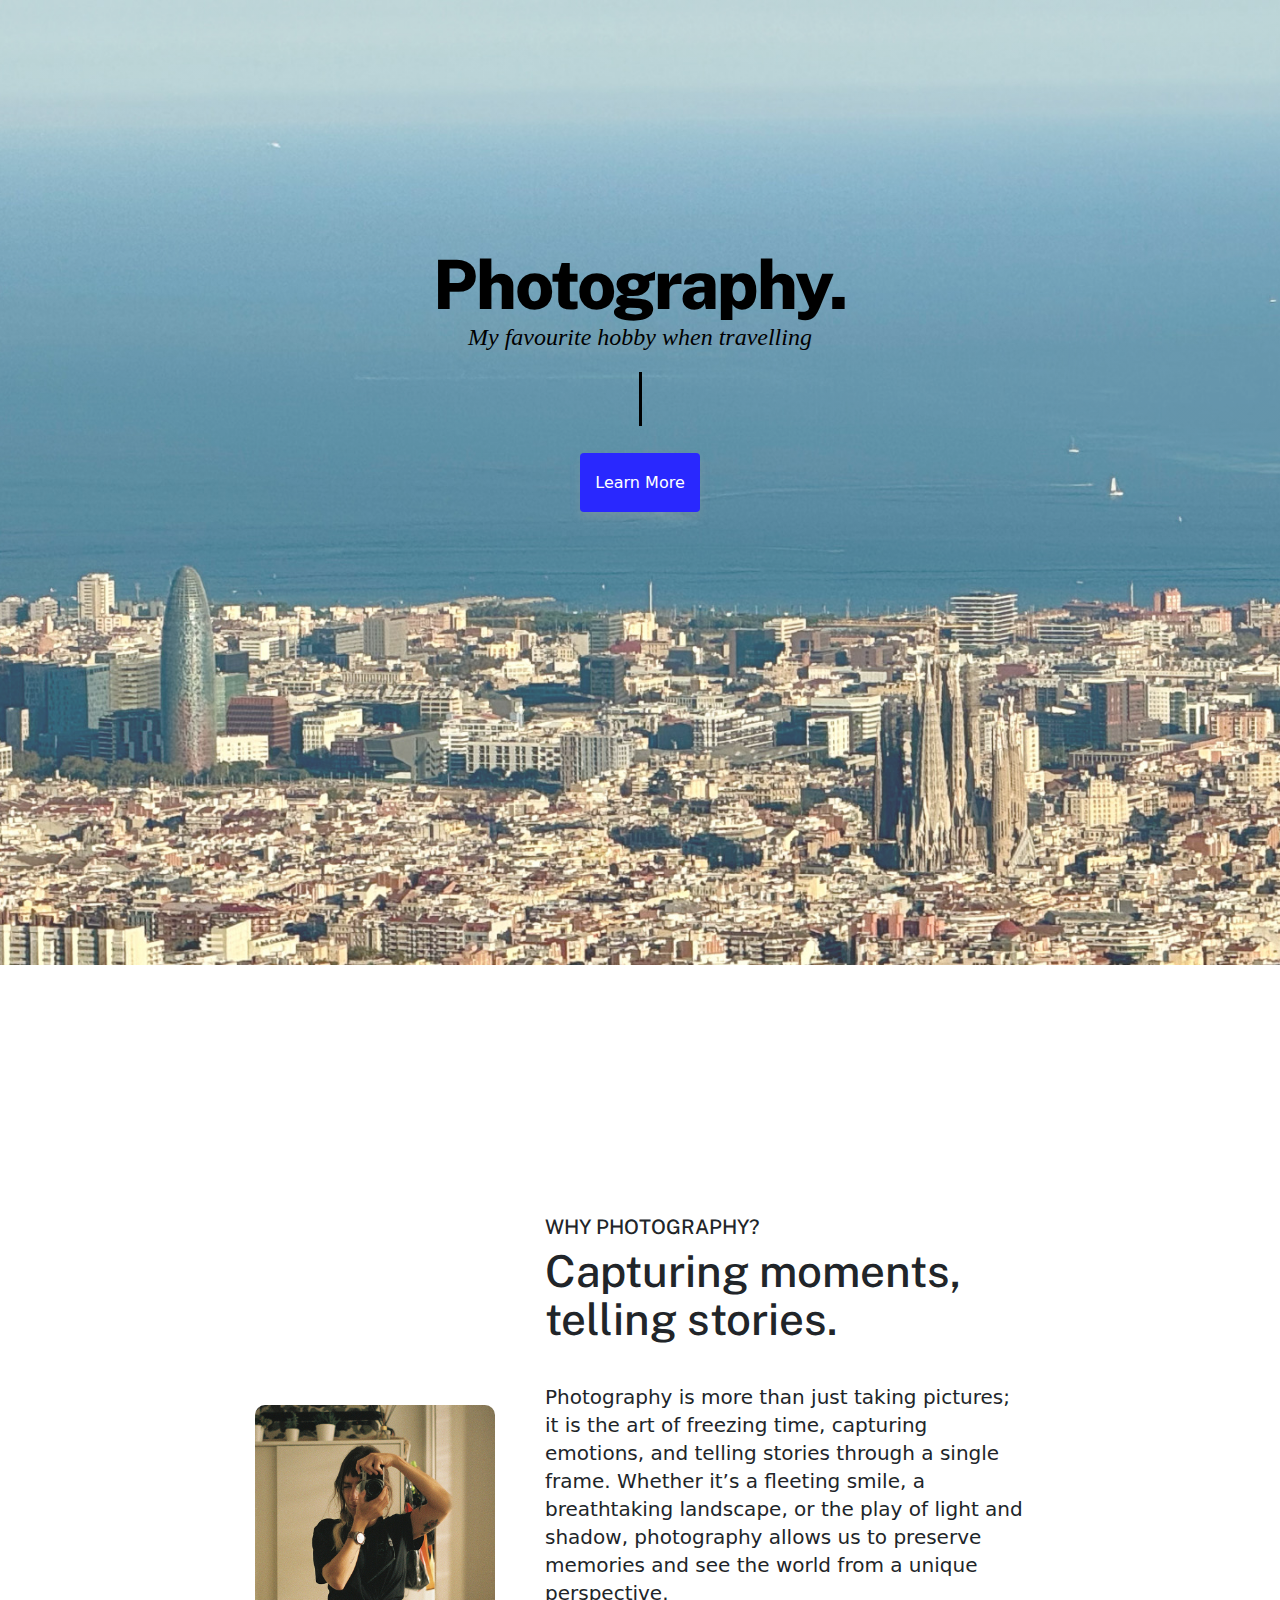
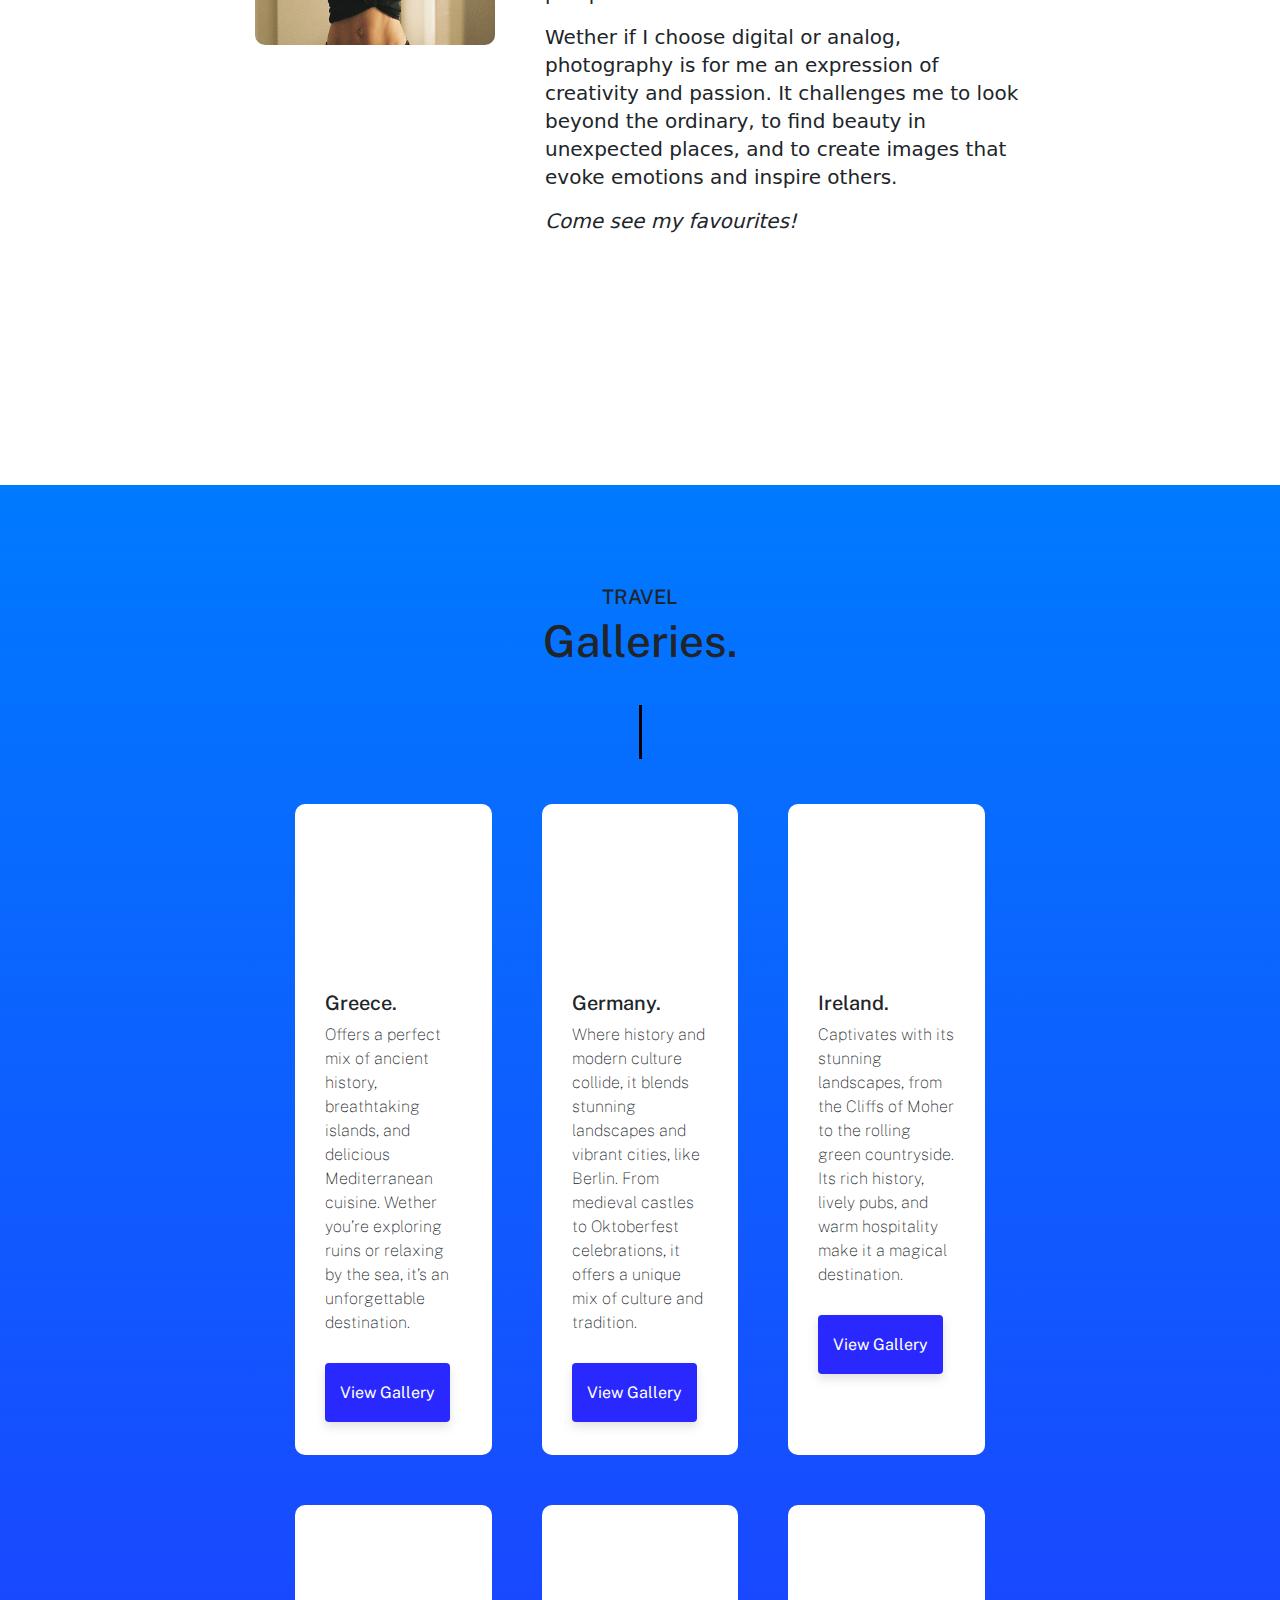
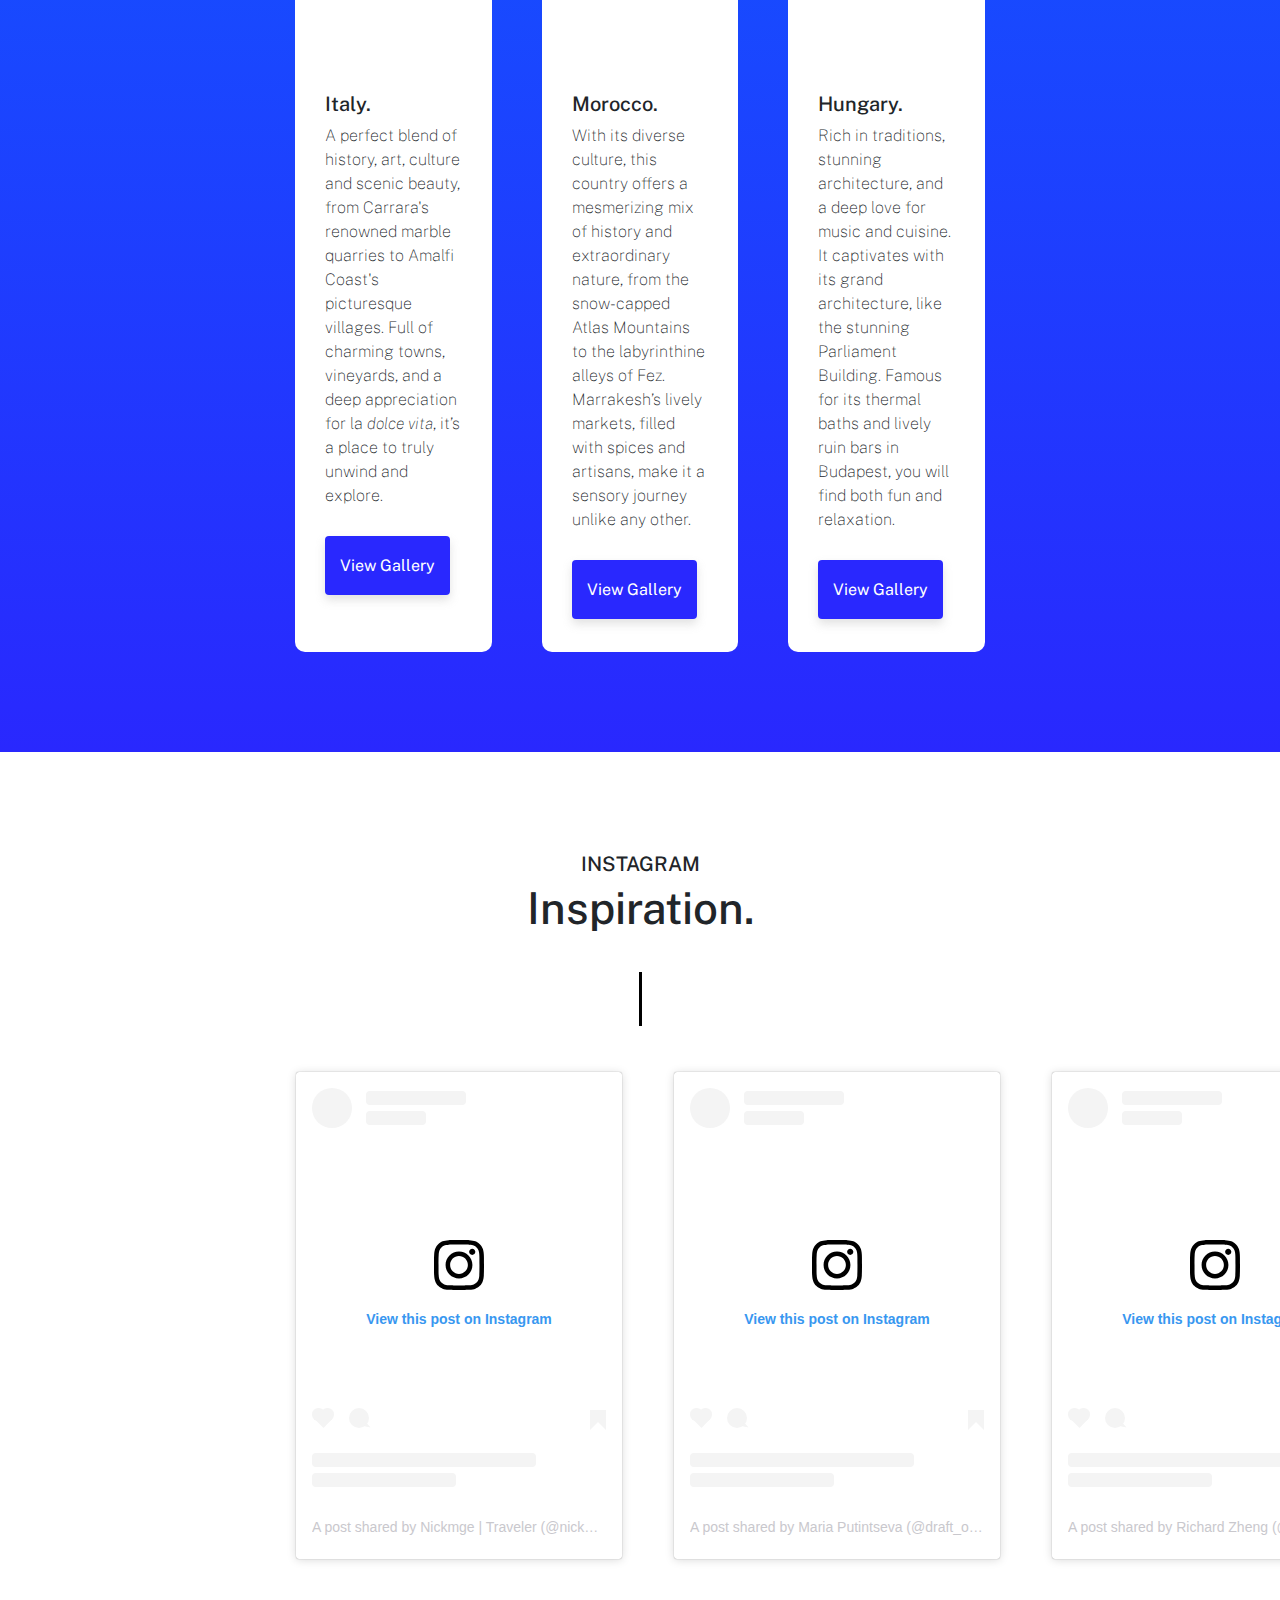
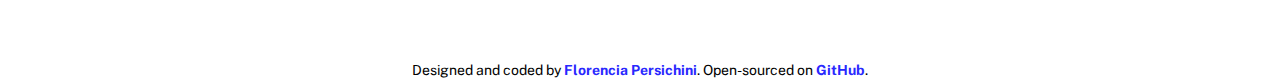
<file: index.html>
<!DOCTYPE html>
<html lang="en">
  <head>
    <meta charset="UTF-8" />
    <meta name="viewport" content="width=device-width, initial-scale=1.0" />

    <link
      href="https://cdn.jsdelivr.net/npm/bootstrap@5.3.3/dist/css/bootstrap.min.css"
      rel="stylesheet"
      integrity="sha384-QWTKZyjpPEjISv5WaRU9OFeRpok6YctnYmDr5pNlyT2bRjXh0JMhjY6hW+ALEwIH"
      crossorigin="anonymous"
    />

    <link rel="preconnect" href="https://fonts.googleapis.com" />
    <link rel="preconnect" href="https://fonts.gstatic.com" crossorigin />
    <link href="https://fonts.googleapis.com/css2?family=Public+Sans:ital,wght@0,100..900;1,100..900&display=swap" rel="stylesheet" />
    <link href="https://db.onlinewebfonts.com/c/0ec65ee35066f8dc1678fa73412ce9b8?family=Ogg+Text+TRIAL" rel="stylesheet" />
    <link href="https://db.onlinewebfonts.com/c/2596224269750e00c3ad5356299a3b9f?family=Ogg+Roman" rel="stylesheet" />
    <link rel="stylesheet" href="css/style.css" />

    <script
      src="https://cdn.jsdelivr.net/npm/bootstrap@5.3.3/dist/js/bootstrap.bundle.min.js"
      integrity="sha384-YvpcrYf0tY3lHB60NNkmXc5s9fDVZLESaAA55NDzOxhy9GkcIdslK1eN7N6jIeHz"
      crossorigin="anonymous"
    ></script>

    <link rel="icon" type="image/jpg" href="/images/favicon.png" />

    <title>Photography - Florencia Persichini - Graphic & UX/UI Designer · Front-end Developer</title>
    <meta
      name="description"
      content="Capturing moments, emotions, and stories through the lens—my photography blends creativity with authenticity to create timeless images. From portraits to landscapes, each shot is crafted with passion and attention to detail. Let’s create something beautiful together."
    />
  </head>
  <body>
    <header class="hero">
      <h1 class="sans-serif-font">Photography.</h1>
      <h2 class="serif-font">My favourite hobby when travelling</h2>
      <div class="line-1"></div>
      <a href="#why-photography" class="primary-buttons" title="Why Photography?">Learn More</a>
    </header>
    <main>
      <section class="grid why-photography" id="why-photography">
        <div class="why-photography-picture">
          <img src="/images/selfportrait.jpg" alt="Selfportrait" />
        </div>
        <div class="why-photography-text">
          <h4 class="sans-serif-font">WHY PHOTOGRAPHY?</h4>
          <h3 class="sans-serif-font">Capturing moments, telling stories.</h3>
          <p>
            Photography is more than just taking pictures; it is the art of freezing time, capturing emotions, and telling stories through a single
            frame. Whether it’s a fleeting smile, a breathtaking landscape, or the play of light and shadow, photography allows us to preserve
            memories and see the world from a unique perspective.
          </p>
          <p>
            Wether if I choose digital or analog, photography is for me an expression of creativity and passion. It challenges me to look beyond the
            ordinary, to find beauty in unexpected places, and to create images that evoke emotions and inspire others.
          </p>
          <p><strong>Come see my favourites!</strong></p>
        </div>
      </section>

      <section class="travel-galleries">
        <h4 class="sans-serif-font text-center">TRAVEL</h4>
        <h3 class="sans-serif-font text-center">Galleries.</h3>
        <div class="line-1"></div>

        <div class="grid maps-grid sans-serif-font">
          <div class="places">
            <iframe
              src="https://www.google.com/maps/embed?pb=!1m18!1m12!1m3!1d6435734.361575954!2d19.038226823335368!3d38.036636606855744!2m3!1f0!2f0!3f0!3m2!1i1024!2i768!4f13.1!3m3!1m2!1s0x135b4ac711716c63%3A0x363a1775dc9a2d1d!2sGreece!5e0!3m2!1sen!2ses!4v1743545282008!5m2!1sen!2ses"
              style="border: 0"
              allowfullscreen=""
              loading="lazy"
              referrerpolicy="no-referrer-when-downgrade"
            ></iframe>
            <div class="places-text">
              <h4>Greece.</h4>
              <p>
                Offers a perfect mix of ancient history, breathtaking islands, and delicious Mediterranean cuisine. Wether you’re exploring ruins or
                relaxing by the sea, it’s an unforgettable destination.
              </p>
            </div>
            <div class="places-footer">
              <a href="/gallery.html#greece" class="primary-buttons" title="Visit Gallery">View Gallery</a>
            </div>
          </div>

          <div class="places">
            <iframe
              src="https://www.google.com/maps/embed?pb=!1m18!1m12!1m3!1d5135257.727145793!2d5.164485007111219!3d51.063241488734484!2m3!1f0!2f0!3f0!3m2!1i1024!2i768!4f13.1!3m3!1m2!1s0x479a721ec2b1be6b%3A0x75e85d6b8e91e55b!2sGermany!5e0!3m2!1sen!2ses!4v1743548218342!5m2!1sen!2ses"
              style="border: 0"
              allowfullscreen=""
              loading="lazy"
              referrerpolicy="no-referrer-when-downgrade"
            ></iframe>
            <div class="places-text">
              <h4>Germany.</h4>
              <p>
                Where history and modern culture collide, it blends stunning landscapes and vibrant cities, like Berlin. From medieval castles to
                Oktoberfest celebrations, it offers a unique mix of culture and tradition.
              </p>
            </div>
            <div class="places-footer">
              <a href="/gallery.html#germany" class="primary-buttons" title="Visit Gallery">View Gallery</a>
            </div>
          </div>

          <div class="places">
            <iframe
              src="https://www.google.com/maps/embed?pb=!1m18!1m12!1m3!1d2438355.422706179!2d-10.743306004658455!3d53.357459752734286!2m3!1f0!2f0!3f0!3m2!1i1024!2i768!4f13.1!3m3!1m2!1s0x485e619e5d73698f%3A0xca9b39444d6ac68d!2sIreland!5e0!3m2!1sen!2ses!4v1743548289008!5m2!1sen!2ses"
              style="border: 0"
              allowfullscreen=""
              loading="lazy"
              referrerpolicy="no-referrer-when-downgrade"
            ></iframe>
            <div class="places-text">
              <h4>Ireland.</h4>
              <p>
                Captivates with its stunning landscapes, from the Cliffs of Moher to the rolling green countryside. Its rich history, lively pubs, and
                warm hospitality make it a magical destination.
              </p>
            </div>
            <div class="places-footer">
              <a href="/gallery.html#ireland" class="primary-buttons" title="Visit Gallery">View Gallery</a>
            </div>
          </div>

          <div class="places">
            <iframe
              src="https://www.google.com/maps/embed?pb=!1m18!1m12!1m3!1d6179778.851084479!2d2.6752322418413508!3d40.86155560383784!2m3!1f0!2f0!3f0!3m2!1i1024!2i768!4f13.1!3m3!1m2!1s0x12d4fe82448dd203%3A0xe22cf55c24635e6f!2sItaly!5e0!3m2!1sen!2ses!4v1743548327974!5m2!1sen!2ses"
              style="border: 0"
              allowfullscreen=""
              loading="lazy"
              referrerpolicy="no-referrer-when-downgrade"
            ></iframe>
            <div class="places-text">
              <h4>Italy.</h4>
              <p>
                A perfect blend of history, art, culture and scenic beauty, from Carrara's renowned marble quarries to Amalfi Coast's picturesque
                villages. Full of charming towns, vineyards, and a deep appreciation for la <span>dolce vita</span>, it’s a place to truly unwind and
                explore.
              </p>
            </div>
            <div class="places-footer">
              <a href="/gallery.html#italy" class="primary-buttons" title="Visit Gallery">View Gallery</a>
            </div>
          </div>

          <div class="places">
            <iframe
              src="https://www.google.com/maps/embed?pb=!1m18!1m12!1m3!1d6952077.524062463!2d-12.451301856620693!3d31.70034565230467!2m3!1f0!2f0!3f0!3m2!1i1024!2i768!4f13.1!3m3!1m2!1s0xd0b88619651c58d%3A0xd9d39381c42cffc3!2sMorocco!5e0!3m2!1sen!2ses!4v1743548358459!5m2!1sen!2ses"
              style="border: 0"
              allowfullscreen=""
              loading="lazy"
              referrerpolicy="no-referrer-when-downgrade"
            ></iframe>
            <div class="places-text">
              <h4>Morocco.</h4>
              <p>
                With its diverse culture, this country offers a mesmerizing mix of history and extraordinary nature, from the snow-capped Atlas
                Mountains to the labyrinthine alleys of Fez. Marrakesh’s lively markets, filled with spices and artisans, make it a sensory journey
                unlike any other.
              </p>
            </div>
            <div class="places-footer">
              <a href="/gallery.html#morocco" class="primary-buttons" title="Visit Gallery">View Gallery</a>
            </div>
          </div>

          <div class="places">
            <iframe
              src="https://www.google.com/maps/embed?pb=!1m18!1m12!1m3!1d2779335.308169624!2d16.860551663971385!3d47.13445271374377!2m3!1f0!2f0!3f0!3m2!1i1024!2i768!4f13.1!3m3!1m2!1s0x4741837bdf37e4c3%3A0xc4290c1e1010!2sHungary!5e0!3m2!1sen!2ses!4v1743548385858!5m2!1sen!2ses"
              style="border: 0"
              allowfullscreen=""
              loading="lazy"
              referrerpolicy="no-referrer-when-downgrade"
            ></iframe>
            <div class="places-text">
              <h4>Hungary.</h4>
              <p>
                Rich in traditions, stunning architecture, and a deep love for music and cuisine. It captivates with its grand architecture, like the
                stunning Parliament Building. Famous for its thermal baths and lively ruin bars in Budapest, you will find both fun and relaxation.
              </p>
            </div>
            <div class="places-footer">
              <a href="/gallery.html#hungary" class="primary-buttons" title="Visit Gallery">View Gallery</a>
            </div>
          </div>
        </div>
      </section>

      <section class="inspiration">
        <h4 class="sans-serif-font text-center">INSTAGRAM</h4>
        <h3 class="sans-serif-font text-center">Inspiration.</h3>
        <div class="line-1"></div>
        <div class="grid maps-grid instagram">
          <blockquote
            class="instagram-media"
            data-instgrm-permalink="https://www.instagram.com/p/DH80qzhoUUv/?utm_source=ig_embed&amp;utm_campaign=loading"
            data-instgrm-version="14"
            style="
              background: #fff;
              border: 0;
              border-radius: 3px;
              box-shadow: 0 0 1px 0 rgba(0, 0, 0, 0.5), 0 1px 10px 0 rgba(0, 0, 0, 0.15);
              margin: 1px;
              max-width: 540px;
              min-width: 326px;
              padding: 0;
              width: 99.375%;
              width: -webkit-calc(100% - 2px);
              width: calc(100% - 2px);
            "
          >
            <div style="padding: 16px">
              <a
                href="https://www.instagram.com/p/DH80qzhoUUv/?utm_source=ig_embed&amp;utm_campaign=loading"
                style="background: #ffffff; line-height: 0; padding: 0 0; text-align: center; text-decoration: none; width: 100%"
                target="_blank"
              >
                <div style="display: flex; flex-direction: row; align-items: center">
                  <div style="background-color: #f4f4f4; border-radius: 50%; flex-grow: 0; height: 40px; margin-right: 14px; width: 40px"></div>
                  <div style="display: flex; flex-direction: column; flex-grow: 1; justify-content: center">
                    <div style="background-color: #f4f4f4; border-radius: 4px; flex-grow: 0; height: 14px; margin-bottom: 6px; width: 100px"></div>
                    <div style="background-color: #f4f4f4; border-radius: 4px; flex-grow: 0; height: 14px; width: 60px"></div>
                  </div>
                </div>
                <div style="padding: 19% 0"></div>
                <div style="display: block; height: 50px; margin: 0 auto 12px; width: 50px">
                  <svg
                    width="50px"
                    height="50px"
                    viewBox="0 0 60 60"
                    version="1.1"
                    xmlns="https://www.w3.org/2000/svg"
                    xmlns:xlink="https://www.w3.org/1999/xlink"
                  >
                    <g stroke="none" stroke-width="1" fill="none" fill-rule="evenodd">
                      <g transform="translate(-511.000000, -20.000000)" fill="#000000">
                        <g>
                          <path
                            d="M556.869,30.41 C554.814,30.41 553.148,32.076 553.148,34.131 C553.148,36.186 554.814,37.852 556.869,37.852 C558.924,37.852 560.59,36.186 560.59,34.131 C560.59,32.076 558.924,30.41 556.869,30.41 M541,60.657 C535.114,60.657 530.342,55.887 530.342,50 C530.342,44.114 535.114,39.342 541,39.342 C546.887,39.342 551.658,44.114 551.658,50 C551.658,55.887 546.887,60.657 541,60.657 M541,33.886 C532.1,33.886 524.886,41.1 524.886,50 C524.886,58.899 532.1,66.113 541,66.113 C549.9,66.113 557.115,58.899 557.115,50 C557.115,41.1 549.9,33.886 541,33.886 M565.378,62.101 C565.244,65.022 564.756,66.606 564.346,67.663 C563.803,69.06 563.154,70.057 562.106,71.106 C561.058,72.155 560.06,72.803 558.662,73.347 C557.607,73.757 556.021,74.244 553.102,74.378 C549.944,74.521 548.997,74.552 541,74.552 C533.003,74.552 532.056,74.521 528.898,74.378 C525.979,74.244 524.393,73.757 523.338,73.347 C521.94,72.803 520.942,72.155 519.894,71.106 C518.846,70.057 518.197,69.06 517.654,67.663 C517.244,66.606 516.755,65.022 516.623,62.101 C516.479,58.943 516.448,57.996 516.448,50 C516.448,42.003 516.479,41.056 516.623,37.899 C516.755,34.978 517.244,33.391 517.654,32.338 C518.197,30.938 518.846,29.942 519.894,28.894 C520.942,27.846 521.94,27.196 523.338,26.654 C524.393,26.244 525.979,25.756 528.898,25.623 C532.057,25.479 533.004,25.448 541,25.448 C548.997,25.448 549.943,25.479 553.102,25.623 C556.021,25.756 557.607,26.244 558.662,26.654 C560.06,27.196 561.058,27.846 562.106,28.894 C563.154,29.942 563.803,30.938 564.346,32.338 C564.756,33.391 565.244,34.978 565.378,37.899 C565.522,41.056 565.552,42.003 565.552,50 C565.552,57.996 565.522,58.943 565.378,62.101 M570.82,37.631 C570.674,34.438 570.167,32.258 569.425,30.349 C568.659,28.377 567.633,26.702 565.965,25.035 C564.297,23.368 562.623,22.342 560.652,21.575 C558.743,20.834 556.562,20.326 553.369,20.18 C550.169,20.033 549.148,20 541,20 C532.853,20 531.831,20.033 528.631,20.18 C525.438,20.326 523.257,20.834 521.349,21.575 C519.376,22.342 517.703,23.368 516.035,25.035 C514.368,26.702 513.342,28.377 512.574,30.349 C511.834,32.258 511.326,34.438 511.181,37.631 C511.035,40.831 511,41.851 511,50 C511,58.147 511.035,59.17 511.181,62.369 C511.326,65.562 511.834,67.743 512.574,69.651 C513.342,71.625 514.368,73.296 516.035,74.965 C517.703,76.634 519.376,77.658 521.349,78.425 C523.257,79.167 525.438,79.673 528.631,79.82 C531.831,79.965 532.853,80.001 541,80.001 C549.148,80.001 550.169,79.965 553.369,79.82 C556.562,79.673 558.743,79.167 560.652,78.425 C562.623,77.658 564.297,76.634 565.965,74.965 C567.633,73.296 568.659,71.625 569.425,69.651 C570.167,67.743 570.674,65.562 570.82,62.369 C570.966,59.17 571,58.147 571,50 C571,41.851 570.966,40.831 570.82,37.631"
                          ></path>
                        </g>
                      </g>
                    </g>
                  </svg>
                </div>
                <div style="padding-top: 8px">
                  <div
                    style="color: #3897f0; font-family: Arial, sans-serif; font-size: 14px; font-style: normal; font-weight: 550; line-height: 18px"
                  >
                    View this post on Instagram
                  </div>
                </div>
                <div style="padding: 12.5% 0"></div>
                <div style="display: flex; flex-direction: row; margin-bottom: 14px; align-items: center">
                  <div>
                    <div
                      style="background-color: #f4f4f4; border-radius: 50%; height: 12.5px; width: 12.5px; transform: translateX(0px) translateY(7px)"
                    ></div>
                    <div
                      style="
                        background-color: #f4f4f4;
                        height: 12.5px;
                        transform: rotate(-45deg) translateX(3px) translateY(1px);
                        width: 12.5px;
                        flex-grow: 0;
                        margin-right: 14px;
                        margin-left: 2px;
                      "
                    ></div>
                    <div
                      style="
                        background-color: #f4f4f4;
                        border-radius: 50%;
                        height: 12.5px;
                        width: 12.5px;
                        transform: translateX(9px) translateY(-18px);
                      "
                    ></div>
                  </div>
                  <div style="margin-left: 8px">
                    <div style="background-color: #f4f4f4; border-radius: 50%; flex-grow: 0; height: 20px; width: 20px"></div>
                    <div
                      style="
                        width: 0;
                        height: 0;
                        border-top: 2px solid transparent;
                        border-left: 6px solid #f4f4f4;
                        border-bottom: 2px solid transparent;
                        transform: translateX(16px) translateY(-4px) rotate(30deg);
                      "
                    ></div>
                  </div>
                  <div style="margin-left: auto">
                    <div style="width: 0px; border-top: 8px solid #f4f4f4; border-right: 8px solid transparent; transform: translateY(16px)"></div>
                    <div style="background-color: #f4f4f4; flex-grow: 0; height: 12px; width: 16px; transform: translateY(-4px)"></div>
                    <div
                      style="
                        width: 0;
                        height: 0;
                        border-top: 8px solid #f4f4f4;
                        border-left: 8px solid transparent;
                        transform: translateY(-4px) translateX(8px);
                      "
                    ></div>
                  </div>
                </div>
                <div style="display: flex; flex-direction: column; flex-grow: 1; justify-content: center; margin-bottom: 24px">
                  <div style="background-color: #f4f4f4; border-radius: 4px; flex-grow: 0; height: 14px; margin-bottom: 6px; width: 224px"></div>
                  <div style="background-color: #f4f4f4; border-radius: 4px; flex-grow: 0; height: 14px; width: 144px"></div></div
              ></a>
              <p
                style="
                  color: #c9c8cd;
                  font-family: Arial, sans-serif;
                  font-size: 14px;
                  line-height: 17px;
                  margin-bottom: 0;
                  margin-top: 8px;
                  overflow: hidden;
                  padding: 8px 0 7px;
                  text-align: center;
                  text-overflow: ellipsis;
                  white-space: nowrap;
                "
              >
                <a
                  href="https://www.instagram.com/p/DH80qzhoUUv/?utm_source=ig_embed&amp;utm_campaign=loading"
                  style="
                    color: #c9c8cd;
                    font-family: Arial, sans-serif;
                    font-size: 14px;
                    font-style: normal;
                    font-weight: normal;
                    line-height: 17px;
                    text-decoration: none;
                  "
                  target="_blank"
                  >A post shared by Nickmge | Traveler (@nick_mge)</a
                >
              </p>
            </div>
          </blockquote>
          <script async src="//www.instagram.com/embed.js"></script>

          <blockquote
            class="instagram-media"
            data-instgrm-permalink="https://www.instagram.com/p/DHfvn9OshVp/?utm_source=ig_embed&amp;utm_campaign=loading"
            data-instgrm-version="14"
            style="
              background: #fff;
              border: 0;
              border-radius: 3px;
              box-shadow: 0 0 1px 0 rgba(0, 0, 0, 0.5), 0 1px 10px 0 rgba(0, 0, 0, 0.15);
              margin: 1px;
              max-width: 540px;
              min-width: 326px;
              padding: 0;
              width: 99.375%;
              width: -webkit-calc(100% - 2px);
              width: calc(100% - 2px);
            "
          >
            <div style="padding: 16px">
              <a
                href="https://www.instagram.com/p/DHfvn9OshVp/?utm_source=ig_embed&amp;utm_campaign=loading"
                style="background: #ffffff; line-height: 0; padding: 0 0; text-align: center; text-decoration: none; width: 100%"
                target="_blank"
              >
                <div style="display: flex; flex-direction: row; align-items: center">
                  <div style="background-color: #f4f4f4; border-radius: 50%; flex-grow: 0; height: 40px; margin-right: 14px; width: 40px"></div>
                  <div style="display: flex; flex-direction: column; flex-grow: 1; justify-content: center">
                    <div style="background-color: #f4f4f4; border-radius: 4px; flex-grow: 0; height: 14px; margin-bottom: 6px; width: 100px"></div>
                    <div style="background-color: #f4f4f4; border-radius: 4px; flex-grow: 0; height: 14px; width: 60px"></div>
                  </div>
                </div>
                <div style="padding: 19% 0"></div>
                <div style="display: block; height: 50px; margin: 0 auto 12px; width: 50px">
                  <svg
                    width="50px"
                    height="50px"
                    viewBox="0 0 60 60"
                    version="1.1"
                    xmlns="https://www.w3.org/2000/svg"
                    xmlns:xlink="https://www.w3.org/1999/xlink"
                  >
                    <g stroke="none" stroke-width="1" fill="none" fill-rule="evenodd">
                      <g transform="translate(-511.000000, -20.000000)" fill="#000000">
                        <g>
                          <path
                            d="M556.869,30.41 C554.814,30.41 553.148,32.076 553.148,34.131 C553.148,36.186 554.814,37.852 556.869,37.852 C558.924,37.852 560.59,36.186 560.59,34.131 C560.59,32.076 558.924,30.41 556.869,30.41 M541,60.657 C535.114,60.657 530.342,55.887 530.342,50 C530.342,44.114 535.114,39.342 541,39.342 C546.887,39.342 551.658,44.114 551.658,50 C551.658,55.887 546.887,60.657 541,60.657 M541,33.886 C532.1,33.886 524.886,41.1 524.886,50 C524.886,58.899 532.1,66.113 541,66.113 C549.9,66.113 557.115,58.899 557.115,50 C557.115,41.1 549.9,33.886 541,33.886 M565.378,62.101 C565.244,65.022 564.756,66.606 564.346,67.663 C563.803,69.06 563.154,70.057 562.106,71.106 C561.058,72.155 560.06,72.803 558.662,73.347 C557.607,73.757 556.021,74.244 553.102,74.378 C549.944,74.521 548.997,74.552 541,74.552 C533.003,74.552 532.056,74.521 528.898,74.378 C525.979,74.244 524.393,73.757 523.338,73.347 C521.94,72.803 520.942,72.155 519.894,71.106 C518.846,70.057 518.197,69.06 517.654,67.663 C517.244,66.606 516.755,65.022 516.623,62.101 C516.479,58.943 516.448,57.996 516.448,50 C516.448,42.003 516.479,41.056 516.623,37.899 C516.755,34.978 517.244,33.391 517.654,32.338 C518.197,30.938 518.846,29.942 519.894,28.894 C520.942,27.846 521.94,27.196 523.338,26.654 C524.393,26.244 525.979,25.756 528.898,25.623 C532.057,25.479 533.004,25.448 541,25.448 C548.997,25.448 549.943,25.479 553.102,25.623 C556.021,25.756 557.607,26.244 558.662,26.654 C560.06,27.196 561.058,27.846 562.106,28.894 C563.154,29.942 563.803,30.938 564.346,32.338 C564.756,33.391 565.244,34.978 565.378,37.899 C565.522,41.056 565.552,42.003 565.552,50 C565.552,57.996 565.522,58.943 565.378,62.101 M570.82,37.631 C570.674,34.438 570.167,32.258 569.425,30.349 C568.659,28.377 567.633,26.702 565.965,25.035 C564.297,23.368 562.623,22.342 560.652,21.575 C558.743,20.834 556.562,20.326 553.369,20.18 C550.169,20.033 549.148,20 541,20 C532.853,20 531.831,20.033 528.631,20.18 C525.438,20.326 523.257,20.834 521.349,21.575 C519.376,22.342 517.703,23.368 516.035,25.035 C514.368,26.702 513.342,28.377 512.574,30.349 C511.834,32.258 511.326,34.438 511.181,37.631 C511.035,40.831 511,41.851 511,50 C511,58.147 511.035,59.17 511.181,62.369 C511.326,65.562 511.834,67.743 512.574,69.651 C513.342,71.625 514.368,73.296 516.035,74.965 C517.703,76.634 519.376,77.658 521.349,78.425 C523.257,79.167 525.438,79.673 528.631,79.82 C531.831,79.965 532.853,80.001 541,80.001 C549.148,80.001 550.169,79.965 553.369,79.82 C556.562,79.673 558.743,79.167 560.652,78.425 C562.623,77.658 564.297,76.634 565.965,74.965 C567.633,73.296 568.659,71.625 569.425,69.651 C570.167,67.743 570.674,65.562 570.82,62.369 C570.966,59.17 571,58.147 571,50 C571,41.851 570.966,40.831 570.82,37.631"
                          ></path>
                        </g>
                      </g>
                    </g>
                  </svg>
                </div>
                <div style="padding-top: 8px">
                  <div
                    style="color: #3897f0; font-family: Arial, sans-serif; font-size: 14px; font-style: normal; font-weight: 550; line-height: 18px"
                  >
                    View this post on Instagram
                  </div>
                </div>
                <div style="padding: 12.5% 0"></div>
                <div style="display: flex; flex-direction: row; margin-bottom: 14px; align-items: center">
                  <div>
                    <div
                      style="background-color: #f4f4f4; border-radius: 50%; height: 12.5px; width: 12.5px; transform: translateX(0px) translateY(7px)"
                    ></div>
                    <div
                      style="
                        background-color: #f4f4f4;
                        height: 12.5px;
                        transform: rotate(-45deg) translateX(3px) translateY(1px);
                        width: 12.5px;
                        flex-grow: 0;
                        margin-right: 14px;
                        margin-left: 2px;
                      "
                    ></div>
                    <div
                      style="
                        background-color: #f4f4f4;
                        border-radius: 50%;
                        height: 12.5px;
                        width: 12.5px;
                        transform: translateX(9px) translateY(-18px);
                      "
                    ></div>
                  </div>
                  <div style="margin-left: 8px">
                    <div style="background-color: #f4f4f4; border-radius: 50%; flex-grow: 0; height: 20px; width: 20px"></div>
                    <div
                      style="
                        width: 0;
                        height: 0;
                        border-top: 2px solid transparent;
                        border-left: 6px solid #f4f4f4;
                        border-bottom: 2px solid transparent;
                        transform: translateX(16px) translateY(-4px) rotate(30deg);
                      "
                    ></div>
                  </div>
                  <div style="margin-left: auto">
                    <div style="width: 0px; border-top: 8px solid #f4f4f4; border-right: 8px solid transparent; transform: translateY(16px)"></div>
                    <div style="background-color: #f4f4f4; flex-grow: 0; height: 12px; width: 16px; transform: translateY(-4px)"></div>
                    <div
                      style="
                        width: 0;
                        height: 0;
                        border-top: 8px solid #f4f4f4;
                        border-left: 8px solid transparent;
                        transform: translateY(-4px) translateX(8px);
                      "
                    ></div>
                  </div>
                </div>
                <div style="display: flex; flex-direction: column; flex-grow: 1; justify-content: center; margin-bottom: 24px">
                  <div style="background-color: #f4f4f4; border-radius: 4px; flex-grow: 0; height: 14px; margin-bottom: 6px; width: 224px"></div>
                  <div style="background-color: #f4f4f4; border-radius: 4px; flex-grow: 0; height: 14px; width: 144px"></div></div
              ></a>
              <p
                style="
                  color: #c9c8cd;
                  font-family: Arial, sans-serif;
                  font-size: 14px;
                  line-height: 17px;
                  margin-bottom: 0;
                  margin-top: 8px;
                  overflow: hidden;
                  padding: 8px 0 7px;
                  text-align: center;
                  text-overflow: ellipsis;
                  white-space: nowrap;
                "
              >
                <a
                  href="https://www.instagram.com/p/DHfvn9OshVp/?utm_source=ig_embed&amp;utm_campaign=loading"
                  style="
                    color: #c9c8cd;
                    font-family: Arial, sans-serif;
                    font-size: 14px;
                    font-style: normal;
                    font-weight: normal;
                    line-height: 17px;
                    text-decoration: none;
                  "
                  target="_blank"
                  >A post shared by Maria Putintseva (@draft_of_mine)</a
                >
              </p>
            </div>
          </blockquote>

          <blockquote
            class="instagram-media"
            data-instgrm-permalink="https://www.instagram.com/p/DHASxz_xYBQ/?utm_source=ig_embed&amp;utm_campaign=loading"
            data-instgrm-version="14"
            style="
              background: #fff;
              border: 0;
              border-radius: 3px;
              box-shadow: 0 0 1px 0 rgba(0, 0, 0, 0.5), 0 1px 10px 0 rgba(0, 0, 0, 0.15);
              margin: 1px;
              max-width: 540px;
              min-width: 326px;
              padding: 0;
              width: 99.375%;
              width: -webkit-calc(100% - 2px);
              width: calc(100% - 2px);
            "
          >
            <div style="padding: 16px">
              <a
                href="https://www.instagram.com/p/DHASxz_xYBQ/?utm_source=ig_embed&amp;utm_campaign=loading"
                style="background: #ffffff; line-height: 0; padding: 0 0; text-align: center; text-decoration: none; width: 100%"
                target="_blank"
              >
                <div style="display: flex; flex-direction: row; align-items: center">
                  <div style="background-color: #f4f4f4; border-radius: 50%; flex-grow: 0; height: 40px; margin-right: 14px; width: 40px"></div>
                  <div style="display: flex; flex-direction: column; flex-grow: 1; justify-content: center">
                    <div style="background-color: #f4f4f4; border-radius: 4px; flex-grow: 0; height: 14px; margin-bottom: 6px; width: 100px"></div>
                    <div style="background-color: #f4f4f4; border-radius: 4px; flex-grow: 0; height: 14px; width: 60px"></div>
                  </div>
                </div>
                <div style="padding: 19% 0"></div>
                <div style="display: block; height: 50px; margin: 0 auto 12px; width: 50px">
                  <svg
                    width="50px"
                    height="50px"
                    viewBox="0 0 60 60"
                    version="1.1"
                    xmlns="https://www.w3.org/2000/svg"
                    xmlns:xlink="https://www.w3.org/1999/xlink"
                  >
                    <g stroke="none" stroke-width="1" fill="none" fill-rule="evenodd">
                      <g transform="translate(-511.000000, -20.000000)" fill="#000000">
                        <g>
                          <path
                            d="M556.869,30.41 C554.814,30.41 553.148,32.076 553.148,34.131 C553.148,36.186 554.814,37.852 556.869,37.852 C558.924,37.852 560.59,36.186 560.59,34.131 C560.59,32.076 558.924,30.41 556.869,30.41 M541,60.657 C535.114,60.657 530.342,55.887 530.342,50 C530.342,44.114 535.114,39.342 541,39.342 C546.887,39.342 551.658,44.114 551.658,50 C551.658,55.887 546.887,60.657 541,60.657 M541,33.886 C532.1,33.886 524.886,41.1 524.886,50 C524.886,58.899 532.1,66.113 541,66.113 C549.9,66.113 557.115,58.899 557.115,50 C557.115,41.1 549.9,33.886 541,33.886 M565.378,62.101 C565.244,65.022 564.756,66.606 564.346,67.663 C563.803,69.06 563.154,70.057 562.106,71.106 C561.058,72.155 560.06,72.803 558.662,73.347 C557.607,73.757 556.021,74.244 553.102,74.378 C549.944,74.521 548.997,74.552 541,74.552 C533.003,74.552 532.056,74.521 528.898,74.378 C525.979,74.244 524.393,73.757 523.338,73.347 C521.94,72.803 520.942,72.155 519.894,71.106 C518.846,70.057 518.197,69.06 517.654,67.663 C517.244,66.606 516.755,65.022 516.623,62.101 C516.479,58.943 516.448,57.996 516.448,50 C516.448,42.003 516.479,41.056 516.623,37.899 C516.755,34.978 517.244,33.391 517.654,32.338 C518.197,30.938 518.846,29.942 519.894,28.894 C520.942,27.846 521.94,27.196 523.338,26.654 C524.393,26.244 525.979,25.756 528.898,25.623 C532.057,25.479 533.004,25.448 541,25.448 C548.997,25.448 549.943,25.479 553.102,25.623 C556.021,25.756 557.607,26.244 558.662,26.654 C560.06,27.196 561.058,27.846 562.106,28.894 C563.154,29.942 563.803,30.938 564.346,32.338 C564.756,33.391 565.244,34.978 565.378,37.899 C565.522,41.056 565.552,42.003 565.552,50 C565.552,57.996 565.522,58.943 565.378,62.101 M570.82,37.631 C570.674,34.438 570.167,32.258 569.425,30.349 C568.659,28.377 567.633,26.702 565.965,25.035 C564.297,23.368 562.623,22.342 560.652,21.575 C558.743,20.834 556.562,20.326 553.369,20.18 C550.169,20.033 549.148,20 541,20 C532.853,20 531.831,20.033 528.631,20.18 C525.438,20.326 523.257,20.834 521.349,21.575 C519.376,22.342 517.703,23.368 516.035,25.035 C514.368,26.702 513.342,28.377 512.574,30.349 C511.834,32.258 511.326,34.438 511.181,37.631 C511.035,40.831 511,41.851 511,50 C511,58.147 511.035,59.17 511.181,62.369 C511.326,65.562 511.834,67.743 512.574,69.651 C513.342,71.625 514.368,73.296 516.035,74.965 C517.703,76.634 519.376,77.658 521.349,78.425 C523.257,79.167 525.438,79.673 528.631,79.82 C531.831,79.965 532.853,80.001 541,80.001 C549.148,80.001 550.169,79.965 553.369,79.82 C556.562,79.673 558.743,79.167 560.652,78.425 C562.623,77.658 564.297,76.634 565.965,74.965 C567.633,73.296 568.659,71.625 569.425,69.651 C570.167,67.743 570.674,65.562 570.82,62.369 C570.966,59.17 571,58.147 571,50 C571,41.851 570.966,40.831 570.82,37.631"
                          ></path>
                        </g>
                      </g>
                    </g>
                  </svg>
                </div>
                <div style="padding-top: 8px">
                  <div
                    style="color: #3897f0; font-family: Arial, sans-serif; font-size: 14px; font-style: normal; font-weight: 550; line-height: 18px"
                  >
                    View this post on Instagram
                  </div>
                </div>
                <div style="padding: 12.5% 0"></div>
                <div style="display: flex; flex-direction: row; margin-bottom: 14px; align-items: center">
                  <div>
                    <div
                      style="background-color: #f4f4f4; border-radius: 50%; height: 12.5px; width: 12.5px; transform: translateX(0px) translateY(7px)"
                    ></div>
                    <div
                      style="
                        background-color: #f4f4f4;
                        height: 12.5px;
                        transform: rotate(-45deg) translateX(3px) translateY(1px);
                        width: 12.5px;
                        flex-grow: 0;
                        margin-right: 14px;
                        margin-left: 2px;
                      "
                    ></div>
                    <div
                      style="
                        background-color: #f4f4f4;
                        border-radius: 50%;
                        height: 12.5px;
                        width: 12.5px;
                        transform: translateX(9px) translateY(-18px);
                      "
                    ></div>
                  </div>
                  <div style="margin-left: 8px">
                    <div style="background-color: #f4f4f4; border-radius: 50%; flex-grow: 0; height: 20px; width: 20px"></div>
                    <div
                      style="
                        width: 0;
                        height: 0;
                        border-top: 2px solid transparent;
                        border-left: 6px solid #f4f4f4;
                        border-bottom: 2px solid transparent;
                        transform: translateX(16px) translateY(-4px) rotate(30deg);
                      "
                    ></div>
                  </div>
                  <div style="margin-left: auto">
                    <div style="width: 0px; border-top: 8px solid #f4f4f4; border-right: 8px solid transparent; transform: translateY(16px)"></div>
                    <div style="background-color: #f4f4f4; flex-grow: 0; height: 12px; width: 16px; transform: translateY(-4px)"></div>
                    <div
                      style="
                        width: 0;
                        height: 0;
                        border-top: 8px solid #f4f4f4;
                        border-left: 8px solid transparent;
                        transform: translateY(-4px) translateX(8px);
                      "
                    ></div>
                  </div>
                </div>
                <div style="display: flex; flex-direction: column; flex-grow: 1; justify-content: center; margin-bottom: 24px">
                  <div style="background-color: #f4f4f4; border-radius: 4px; flex-grow: 0; height: 14px; margin-bottom: 6px; width: 224px"></div>
                  <div style="background-color: #f4f4f4; border-radius: 4px; flex-grow: 0; height: 14px; width: 144px"></div></div
              ></a>
              <p
                style="
                  color: #c9c8cd;
                  font-family: Arial, sans-serif;
                  font-size: 14px;
                  line-height: 17px;
                  margin-bottom: 0;
                  margin-top: 8px;
                  overflow: hidden;
                  padding: 8px 0 7px;
                  text-align: center;
                  text-overflow: ellipsis;
                  white-space: nowrap;
                "
              >
                <a
                  href="https://www.instagram.com/p/DHASxz_xYBQ/?utm_source=ig_embed&amp;utm_campaign=loading"
                  style="
                    color: #c9c8cd;
                    font-family: Arial, sans-serif;
                    font-size: 14px;
                    font-style: normal;
                    font-weight: normal;
                    line-height: 17px;
                    text-decoration: none;
                  "
                  target="_blank"
                  >A post shared by Richard Zheng (@richardzphotoz)</a
                >
              </p>
            </div>
          </blockquote>
          <script async src="//www.instagram.com/embed.js"></script>
        </div>
      </section>
    </main>
    <footer class="footer sans-serif-font">
      Designed and coded by
      <a href="https://github.com/florencia-persichini" target="_blank" title="Go to GitHub Profile">Florencia Persichini</a>. Open-sourced on
      <a href="https://github.com/florencia-persichini/photography-gallery-project.git" target="_blank" title="Go to project on GitHub"> GitHub</a>.
    </footer>
  </body>
</html>
</file>
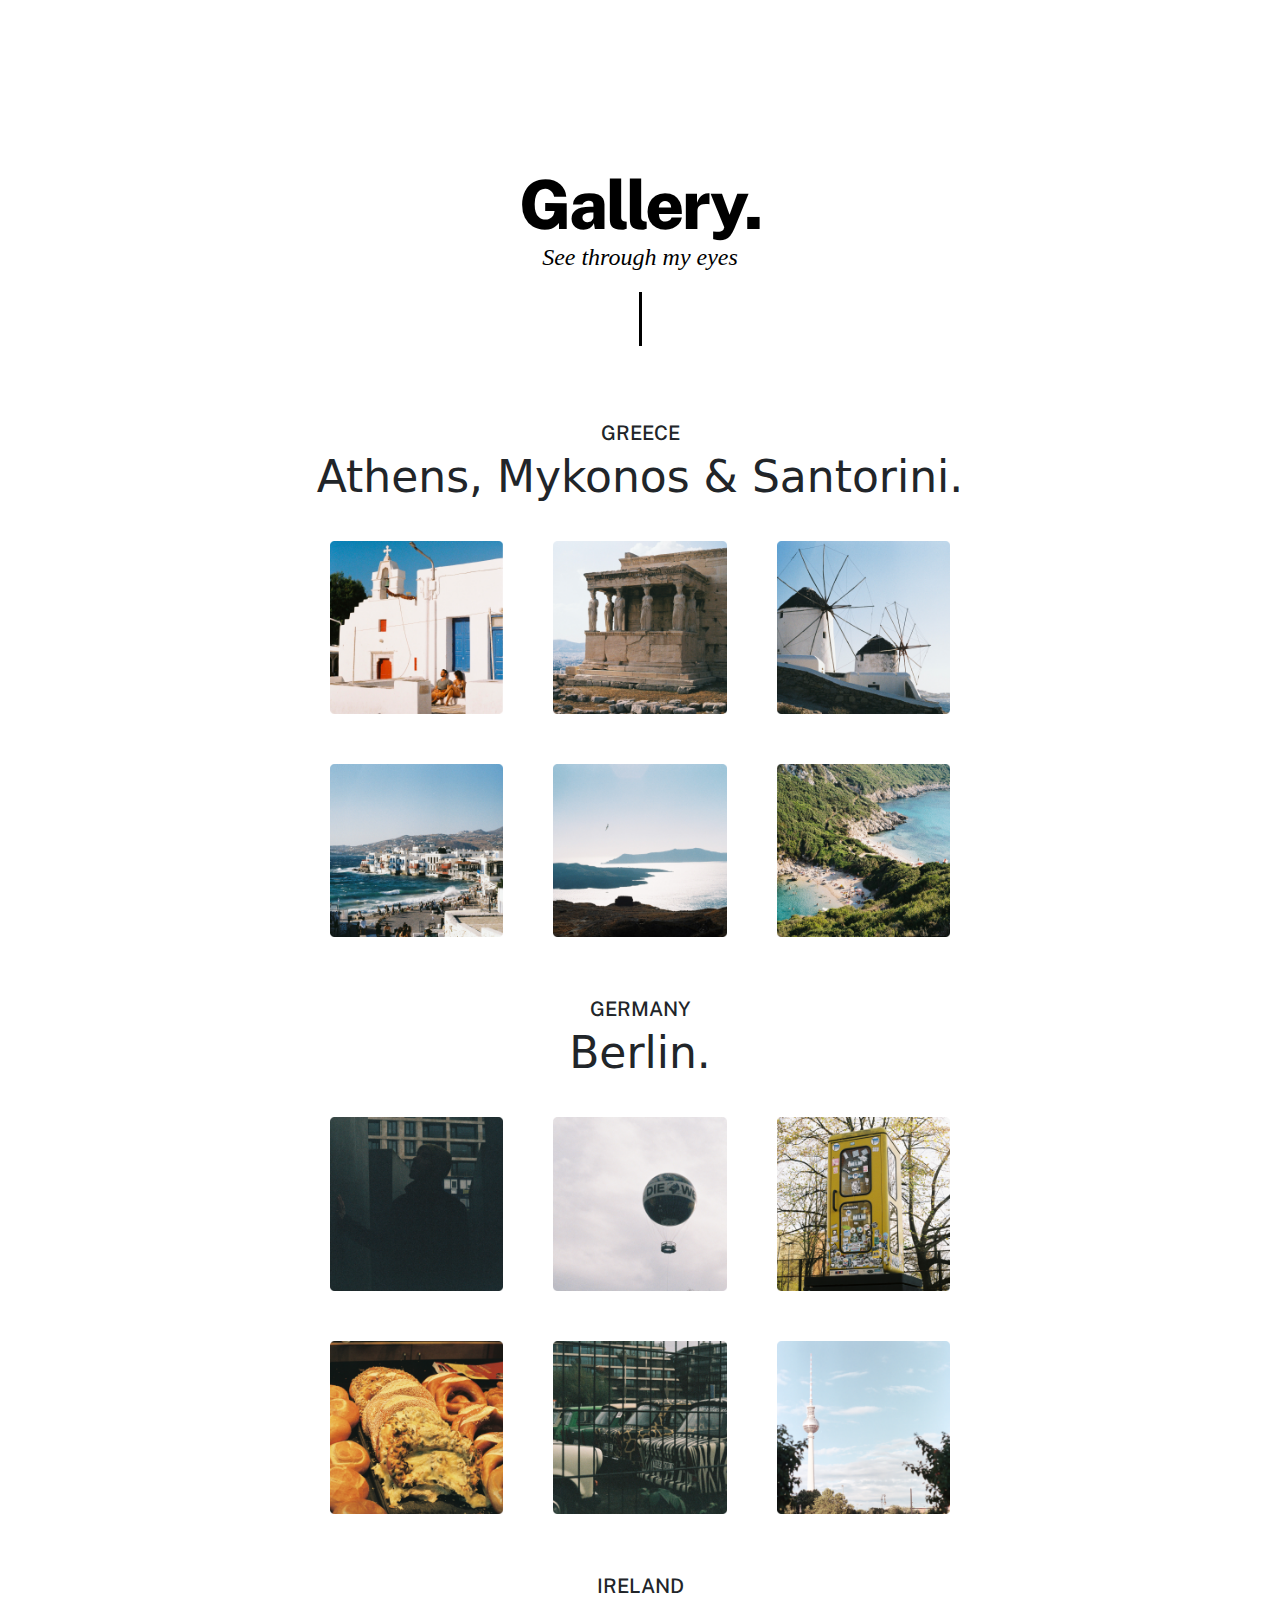
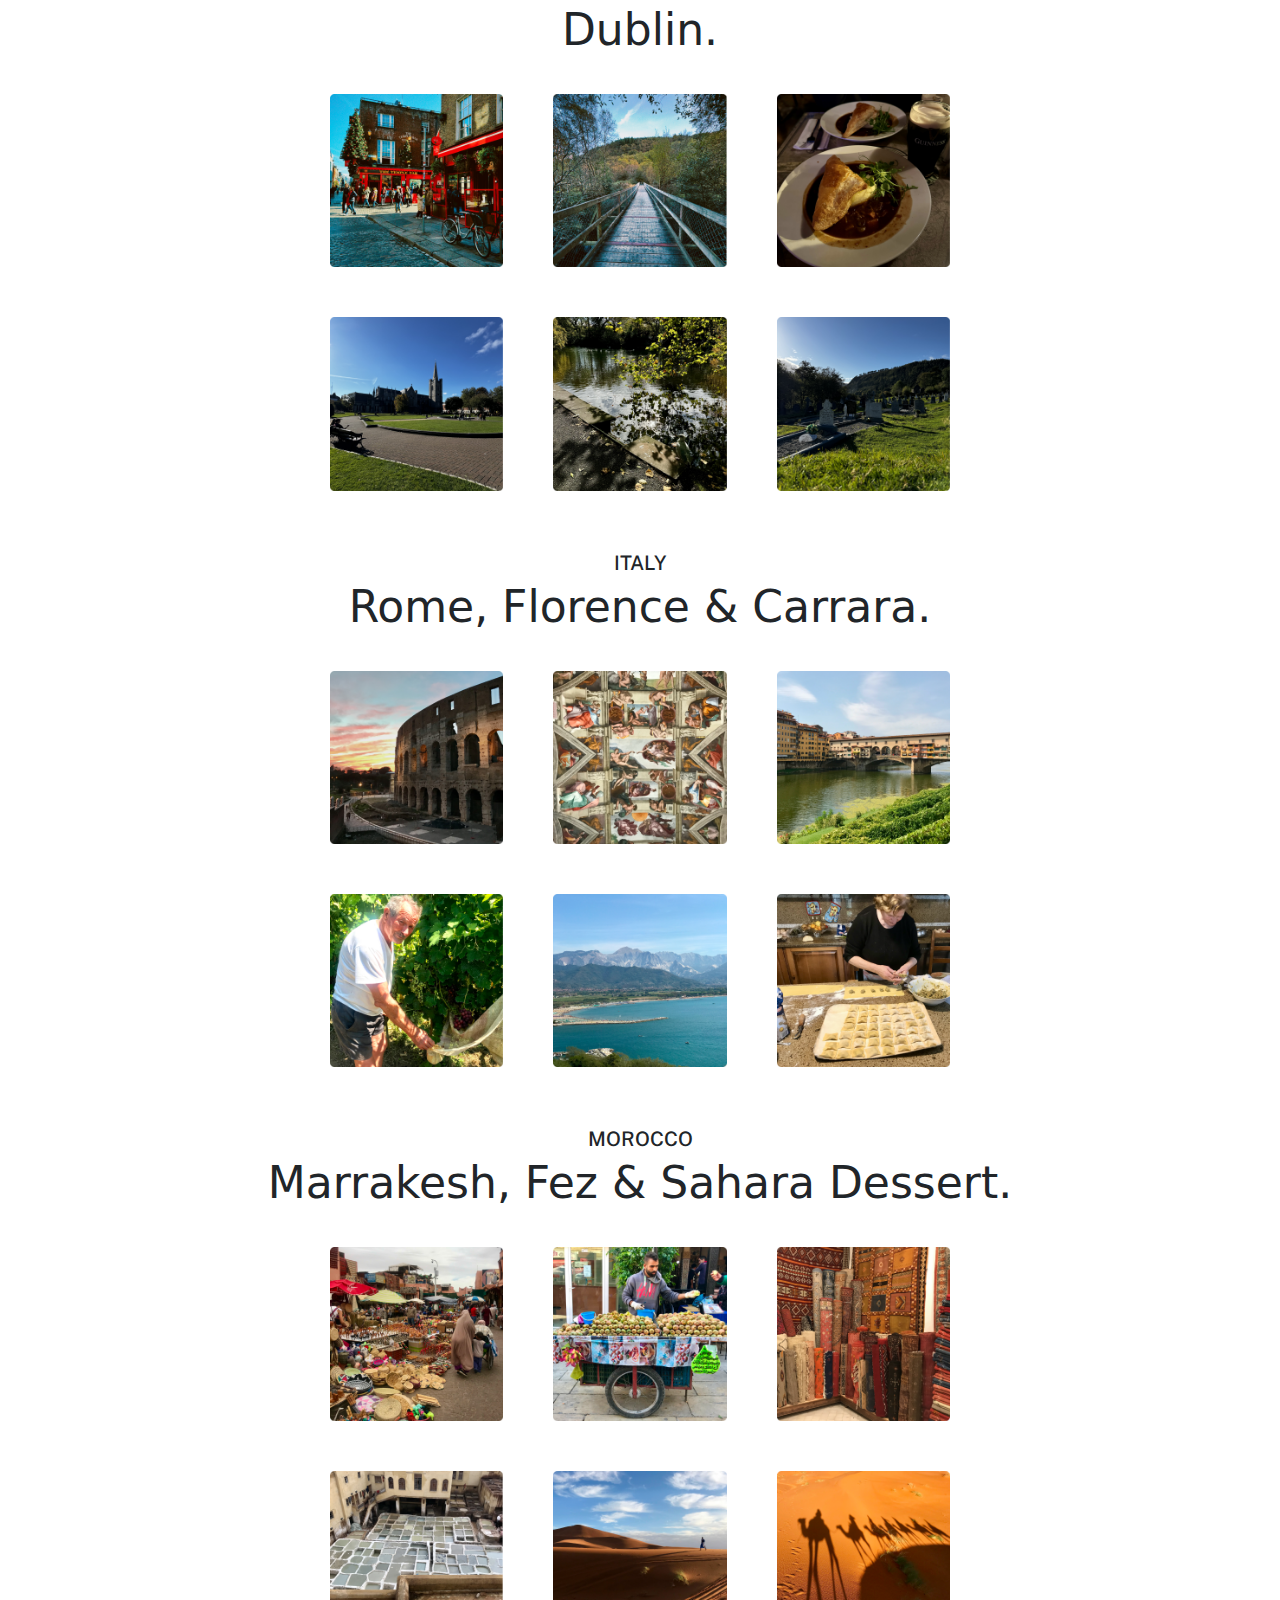
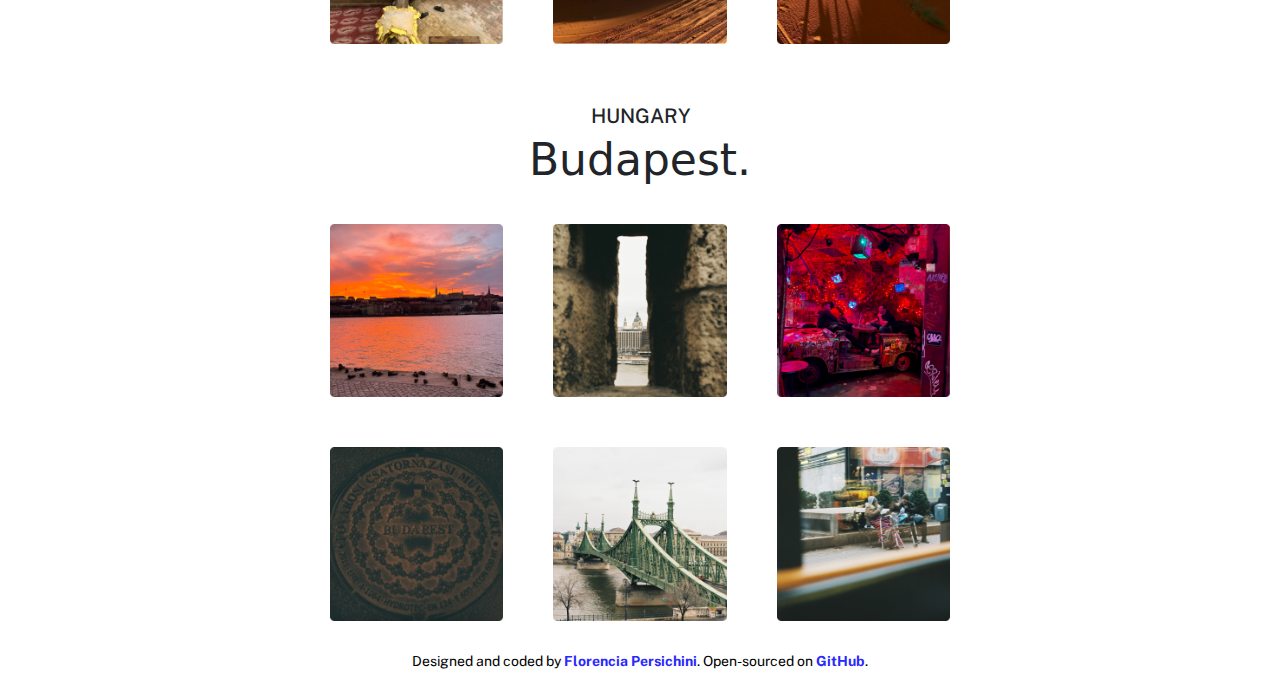
<file: gallery.html>
<!DOCTYPE html>
<html lang="en">
  <head>
    <meta charset="UTF-8" />
    <meta name="viewport" content="width=device-width, initial-scale=1.0" />

    <link
      href="https://cdn.jsdelivr.net/npm/bootstrap@5.3.3/dist/css/bootstrap.min.css"
      rel="stylesheet"
      integrity="sha384-QWTKZyjpPEjISv5WaRU9OFeRpok6YctnYmDr5pNlyT2bRjXh0JMhjY6hW+ALEwIH"
      crossorigin="anonymous"
    />

    <link rel="preconnect" href="https://fonts.googleapis.com" />
    <link rel="preconnect" href="https://fonts.gstatic.com" crossorigin />
    <link href="https://fonts.googleapis.com/css2?family=Public+Sans:ital,wght@0,100..900;1,100..900&display=swap" rel="stylesheet" />
    <link href="https://db.onlinewebfonts.com/c/0ec65ee35066f8dc1678fa73412ce9b8?family=Ogg+Text+TRIAL" rel="stylesheet" />
    <link href="https://db.onlinewebfonts.com/c/2596224269750e00c3ad5356299a3b9f?family=Ogg+Roman" rel="stylesheet" />
    <link rel="stylesheet" href="css/style.css" />

    <script
      src="https://cdn.jsdelivr.net/npm/bootstrap@5.3.3/dist/js/bootstrap.bundle.min.js"
      integrity="sha384-YvpcrYf0tY3lHB60NNkmXc5s9fDVZLESaAA55NDzOxhy9GkcIdslK1eN7N6jIeHz"
      crossorigin="anonymous"
    ></script>

    <link rel="icon" type="image/jpg" href="/images/favicon.png" />

    <title>Gallery - Florencia Persichini - Graphic & UX/UI Designer · Front-end Developer</title>
    <meta
      name="description"
      content="Capturing moments, emotions, and stories through the lens—my photography blends creativity with authenticity to create timeless images. From portraits to landscapes, each shot is crafted with passion and attention to detail. Let’s create something beautiful together."
    />
  </head>
  <body>
    <header class="main">
      <h1 class="sans-serif-font text-center">Gallery.</h1>
      <h2 class="serif-font text-center">See through my eyes</h2>
      <div class="line-1"></div>
    </header>

    <main class="gallery-header">
      <section class="country" id="greece">
        <h4 class="sans-serif-font text-center">GREECE</h4>
        <h3 class="text-center">Athens, Mykonos & Santorini.</h3>

        <div class="grid maps-grid country-grid">
          <div class="photo">
            <img src="/images/greece1.png" alt="" />
          </div>
          <div class="photo">
            <img src="/images/greece2.png" alt="" />
          </div>
          <div class="photo">
            <img src="/images/greece3.png" alt="" />
          </div>
          <div class="photo">
            <img src="/images/greece4.png" alt="" />
          </div>
          <div class="photo">
            <img src="/images/greece5.png" alt="" />
          </div>
          <div class="photo">
            <img src="/images/greece6.png" alt="" />
          </div>
        </div>
      </section>

      <section class="country" id="germany">
        <h4 class="sans-serif-font text-center">GERMANY</h4>
        <h3 class="text-center">Berlin.</h3>

        <div class="grid maps-grid country-grid">
          <div class="photo">
            <img src="/images/germany1.png" alt="" />
          </div>
          <div class="photo">
            <img src="/images/germany2.png" alt="" />
          </div>
          <div class="photo">
            <img src="images/germany3.png" alt="" />
          </div>
          <div class="photo">
            <img src="/images/germany4.png" alt="" />
          </div>
          <div class="photo">
            <img src="/images/germany5.png" alt="" />
          </div>
          <div class="photo">
            <img src="/images/germany6.png" alt="" />
          </div>
        </div>
      </section>

      <section class="country" id="ireland">
        <h4 class="sans-serif-font text-center">IRELAND</h4>
        <h3 class="text-center">Dublin.</h3>

        <div class="grid maps-grid country-grid">
          <div class="photo">
            <img src="/images/ireland1.png" alt="" />
          </div>
          <div class="photo">
            <img src="/images/ireland2.png" alt="" />
          </div>
          <div class="photo">
            <img src="images/ireland3.png" alt="" />
          </div>
          <div class="photo">
            <img src="/images/ireland4.png" alt="" />
          </div>
          <div class="photo">
            <img src="/images/ireland5.png" alt="" />
          </div>
          <div class="photo">
            <img src="/images/ireland6.png" alt="" />
          </div>
        </div>
      </section>

      <section class="country" id="italy">
        <h4 class="sans-serif-font text-center">ITALY</h4>
        <h3 class="text-center">Rome, Florence & Carrara.</h3>

        <div class="grid maps-grid country-grid">
          <div class="photo">
            <img src="/images/italy1.png" alt="" />
          </div>
          <div class="photo">
            <img src="/images/italy2.png" alt="" />
          </div>
          <div class="photo">
            <img src="images/italy3.png" alt="" />
          </div>
          <div class="photo">
            <img src="/images/italy4.png" alt="" />
          </div>
          <div class="photo">
            <img src="/images/italy5.png" alt="" />
          </div>
          <div class="photo">
            <img src="/images/italy6.png" alt="" />
          </div>
        </div>
      </section>

      <section class="country" id="morocco">
        <h4 class="sans-serif-font text-center">MOROCCO</h4>
        <h3 class="text-center">Marrakesh, Fez & Sahara Dessert.</h3>

        <div class="grid maps-grid country-grid">
          <div class="photo">
            <img src="/images/morocco1.png" alt="" />
          </div>
          <div class="photo">
            <img src="/images/morocco2.png" alt="" />
          </div>
          <div class="photo">
            <img src="images/morocco3.png" alt="" />
          </div>
          <div class="photo">
            <img src="/images/morocco4.png" alt="" />
          </div>
          <div class="photo">
            <img src="/images/morocco5.png" alt="" />
          </div>
          <div class="photo">
            <img src="/images/morocco6.png" alt="" />
          </div>
        </div>
      </section>

      <section class="country" id="hungary">
        <h4 class="sans-serif-font text-center">HUNGARY</h4>
        <h3 class="text-center">Budapest.</h3>

        <div class="grid maps-grid country-grid">
          <div class="photo">
            <img src="/images/hungary1.png" alt="" />
          </div>
          <div class="photo">
            <img src="/images/hungary2.png" alt="" />
          </div>
          <div class="photo">
            <img src="images/hungary3.png" alt="" />
          </div>
          <div class="photo">
            <img src="/images/hungary4.png" alt="" />
          </div>
          <div class="photo">
            <img src="/images/hungary5.png" alt="" />
          </div>
          <div class="photo">
            <img src="/images/hungary6.png" alt="" />
          </div>
        </div>
      </section>
    </main>
    <footer class="footer sans-serif-font">
      Designed and coded by
      <a href="https://github.com/florencia-persichini" target="_blank" title="Go to GitHub Profile">Florencia Persichini</a>. Open-sourced on
      <a href="https://github.com/florencia-persichini/photography-gallery-project.git" target="_blank" title="Go to project on GitHub"> GitHub</a>.
    </footer>
  </body>
</html>
</file>
<file: css/style.css>
:root {
  --primary-color: #2928fe;
  --secondary-color: #007aff;
  --box-shadow: 0 5px 10px rgba(160, 159, 159, 0.3);
}

.hero {
  background-image: linear-gradient(rgba(255, 255, 255, 0.2), rgba(255, 255, 255, 0.2)), url("/images/photography-work-background-2.jpg");
  background-repeat: no-repeat;
  background-size: cover;
  background-position: center;
  text-align: center;
  padding: 250px 0 470px 0;
}

.sans-serif-font {
  font-family: "Public Sans", Arial, Helvetica, sans-serif;
}

.serif-font {
  font-family: "Ogg Roman", "Times New Roman", Times, serif;
}

h1 {
  font-size: 68px;
  font-weight: 800;
  color: black;
  letter-spacing: -2px;
  line-height: 1;
  margin-bottom: 5px;
}

h2 {
  font-size: 24px;
  font-style: italic;
  color: black;
  margin-bottom: 20px;
}

.line-1 {
  margin: 0 auto 45px auto;
  width: 3px;
  height: 54px;
  background-color: black;
}

.primary-buttons {
  background: var(--primary-color);
  box-shadow: var(--box-shadow);
  color: white;
  border-radius: 4px;
  padding: 20px 15px;
  text-decoration: none;
  text-transform: capitalize;
  font-weight: 400;
}

.grid {
  display: grid;
  gap: 50px;
}

.why-photography {
  grid-template-columns: 1fr 2fr;
  align-items: center;
  padding: 250px 255px;
}

.why-photography-picture img {
  border-radius: 10px;
  width: 100%;
}

h4 {
  font-size: 20px;
}

h3 {
  font-size: 44px;
  line-height: 48px;
  margin-bottom: 40px;
}

p {
  font-weight: 100;
  font-size: 20px;
  line-height: 1.4;
}

.why-photography-text p:last-child {
  margin-bottom: 0;
}

strong {
  font-style: italic;
  font-weight: 200;
}

.travel-galleries {
  background: linear-gradient(to bottom, var(--secondary-color), var(--primary-color));
  padding: 100px 295px;
}

.maps-grid {
  grid-template-columns: repeat(3, 1fr);
}

.places {
  background-color: white;
  border-radius: 10px;
}

.places iframe {
  width: 100%;
  border-radius: 10px 10px 0 0;
}

.places-text {
  padding: 30px;
}

.places-text p {
  font-size: 16px;
  line-height: 1.5;
}

.places-footer {
  padding: 0 0 50px 30px;
  margin: 0;
}

span {
  font-style: italic;
}

.inspiration {
  padding: 100px 295px;
}

footer {
  color: black;
  font-size: 14px;
  text-align: center;
  margin-top: auto;
  margin-bottom: 3px;
}

footer a {
  color: var(--primary-color);
  text-decoration: none;
  font-weight: bold;
}

.main {
  margin-top: 170px;
}

.country {
  padding: 30px 130px;
}

.country-grid {
  padding: 0 200px;
}

.country-grid img {
  width: 100%;
}

@media (max-width: 1080px) {
  h1 {
    font-size: 48px;
  }

  h2 {
    font-size: 22px;
  }

  .line-1 {
    height: 40px;
  }

  h3 {
    font-size: 28px;
  }

  h4 {
    font-size: 20px;
  }

  .grid {
    grid-template-columns: 1fr;
  }

  .why-photography,
  .travel-galleries,
  .inspiration {
    padding: 60px;
  }

  .country {
    padding: 60px 10px;
  }

  .country-grid {
    grid-template-columns: repeat(2, 1fr);
    gap: 10px;
    padding: 10px 60px;
  }

  footer {
    font-size: 13px;
  }
}
</file>
